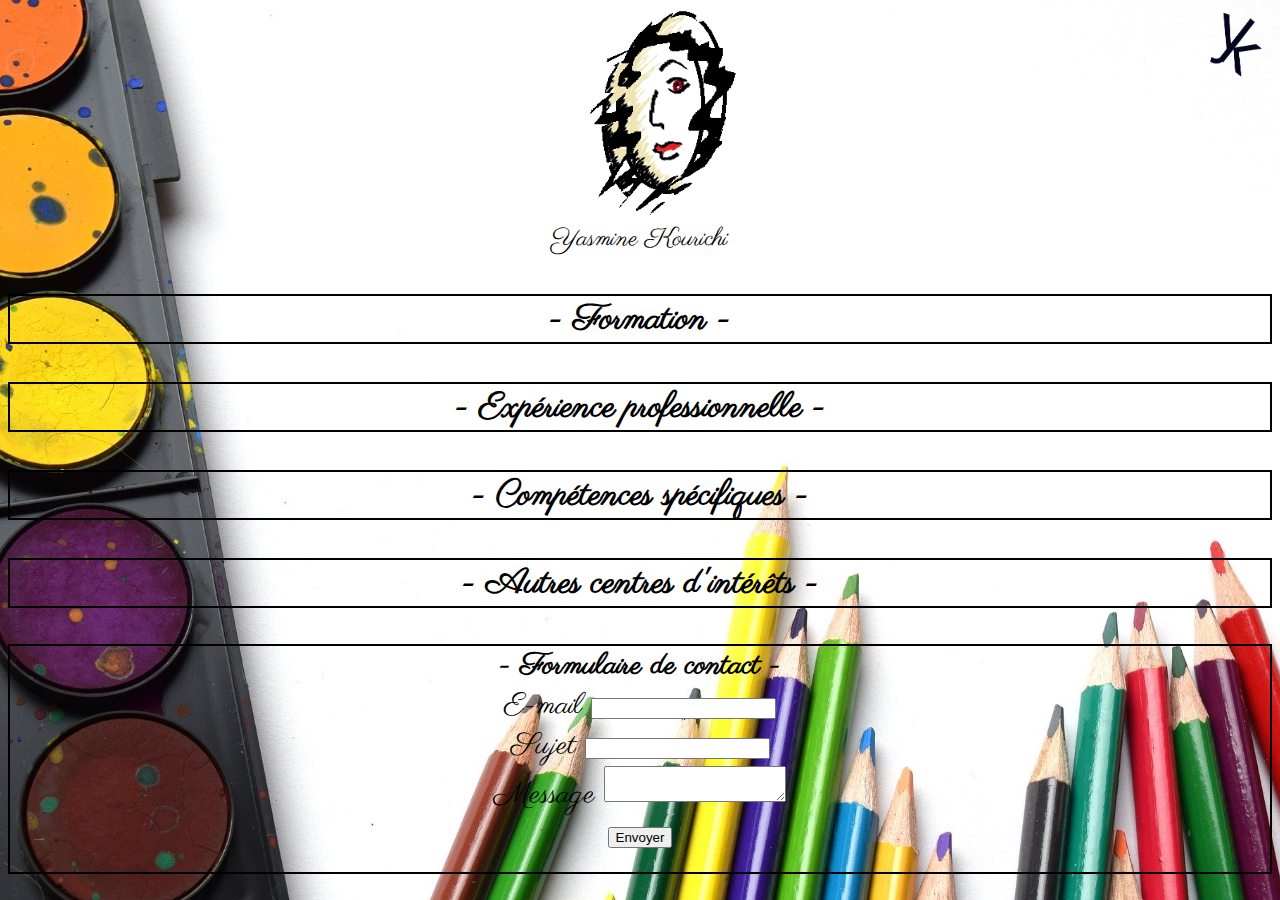
<file: cv_yasmine/index.html>
<!DOCTYPE html>
<html lang="fr">
        <link href="https://fonts.googleapis.com/css?family=Dancing+Script|Parisienne&display=swap" rel="stylesheet"> 

<head>
    <meta charset="UTF-8">
    <title>CV Intéractif</title>
    <style>

@font-face{
    font-family: 'parisienne';
    src: url('Parisienne-Regular.ttf') format('ttf');
    }

       *, ::after, ::before {
            box-sizing: border-box; 
        }
        
        a {
            border: black 2px solid;
            font-family: 'Parisienne', cursive; 
            color: black;
            text-decoration: none;
            font-size: 35px;
            text-align: center; 
            display: block;
            height: 50px; 
            overflow: hidden;
            margin: 3% auto 0 auto;
            transition: all 1s ease;
            border-radius: 0%; 
        }
        
        a:hover {
            height: 300px;
            background-color: white;
            color:#07324d ;
        } 
        img {
            margin-left: 580px;
            width: 150px; 
        }
        body {
            background-image: url(fond2.jpg);
            background-size: cover;
            background-repeat: no-repeat;
            background-attachment: fixed;
            background-position: center;
        }
        .logo {
            position: absolute;
            top: 0.5em;
            right: 1%;
            width: 5%;
        }
        .Nom {
            font-family: 'Parisienne', cursive;
            font-size: 25px;
        }
        p {
            font-family: 'Dancing Script', cursive;
            text-align: left;
            margin: 2% ;
        }
        .formulaire{
            
            text-align: center;
            font-family: 'Parisienne', cursive;
            font-size: 30px;
            height: 230px;
            border: solid 2px;
        }
       
        
    </style>
</head>

<body>

    <img class="logo" src="logo.png" alt="" />

    <img src="profil.png" alt="" />  

</div>

    <center class="Nom">Yasmine Kourichi</center> 
      
    <a href="#">
        <strong>- Formation -</strong>
    <p> Entre 2019 et 2020, j'ai effectué une année en DUT MMI (Métiers du Multimédia et de l’Internet) à l'IUT de l’Université Gustave Eiffel (77), à laquelle j'ai étudié le marketing, l'intégration Web, la communication ou encore la production audiovisuelle. En 2019, j'ai obtenu une licence mention Histoire à l'Université de Paris (75013), après avoir terminé ma deuxième année de prépa (CPGE A/L) en 2018 au Lycée Léon Blum (94).
    </p>
    </a>

    <a href="#">
        <strong>- Expérience professionnelle -</strong>
    <p> Durant 3 ans entre août 2017 et juillet 2019, à chaque été, j'ai travaillé comme agent administratif chez Essilor Internation dans trois services différents, à savoir le service Import/Export, le service Marketing et le service Recherche & Développement. En DUT MMI, à l'occasion du projet tutoré j'ai été cheffe de projet. </p>
    </a>

    <a href="#">
        <strong>- Compétences spécifiques -</strong>
        <p>J'ai de bonnes connaissances en anglais. Je maîtrise les logiciels tels que Word, Power Point, Excel, Adobe XD, Photoshop et Wordpress. J'ai des bases en HTML et en CSS. Enfin, j'ai des compétences en gestion de projet et j'ai des aptitudes à travailler en équipe.</p>
    </a>

    <a href="#">
        <strong>- Autres centres d'intérêts -</strong>
    <p>J'effectue des travaux manuels (rafistoler un objet en mauvais état ou cassé, couture, dessin), j'aime lire des romans policier et des bandes dessinées, je suis une passionnée de cinéma (policier, historique, science-fiction, fantastique, film d’animation) et j'aime découvrir de nouveaux pays comme l'Allemagne, l'Angleterre, l'Italie, l'Espagne, la Grèce ou encore la Turquie.</p>
    </a>
 <br>
 <br>
    <div class="formulaire" >
        
        <form action="formulaire.php" method="POST" >   
        <strong>- Formulaire de contact -</strong>
              
        <div>
            <label for="mail">E-mail</label>
            <input type="email" id="mail" name="user_mail">
        </div>          
        <div>
            <label for="name">Sujet</label>
            <input type="text" id="name" name="user_name">
        </div>      
        <div>    
            <label for="msg">Message</label>
            <textarea id="msg" name="user_message"></textarea>
        </div> 
        <div>            
            <class="center">
            <input type="submit" value="Envoyer">  
        </div>  
       
        </form>
    </div>  
    

</body>

</html>
</file>
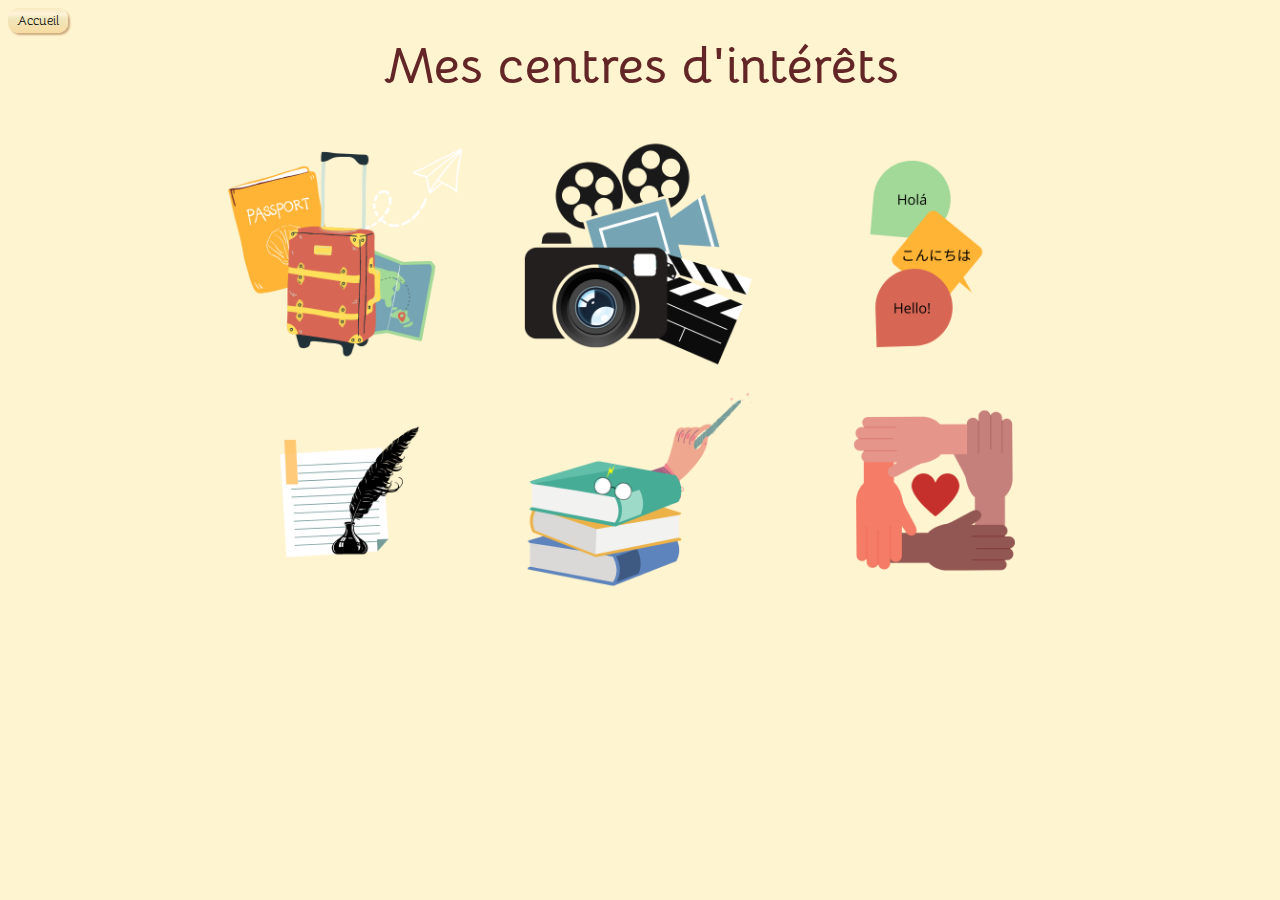
<file: cv_manar/centres.html>
<!DOCTYPE html>
<html lang="fr">

<head>
  <meta charset="UTF-8">
  <meta name="viewport" content="width=device-width, initial-scale=1.0">
  <link href="https://fonts.googleapis.com/css2?family=Bellota&display=swap" rel="stylesheet">
  <title>CV Manar Bassimane</title>
  <style>
    *,
    *::before,
    *::after {
      box-sizing: border-box;
    }

    body {
      background-color: #fff4d0;
      overflow: hidden;
    }

    h1 {
      color: #632525;
      text-align: center;
      font-family: 'Bellota', cursive;
      font-size: 3.2em;
      margin-top: 0;
    }

    img {
      max-width: 27%;
      height: auto; /*éviter déformation de l'image*/
      animation: opacity 2s;
      -moz-webkit-o-animation: opacity 2s;
    }

    div {
      margin: auto;
      max-width: 70%;
      display: flex;
      justify-content: space-around;
      flex-wrap: wrap;
    }


    @keyframes opacity {
      from {
        opacity: 0%;

      }

      to {
        opacity: 100%;
      }
    }

    .button {
      font-family: 'Bellota', cursive;
      border-radius: 10px;
      border: none;
      box-shadow: 2px 2px 2px rgb(206, 172, 127);
      background: linear-gradient(#f8eabd 0%,
          #fff2d9 24%,
          #f0e8bd 41%,
          #f8daa1 100%);
      width: 60px;
      height: 25px;
      cursor:pointer;

      transition: ease, transform 0.2s;
    }

    .button:focus {
      outline: none;
    }

    .button:hover {
      transform: scale(1.1);
      transition: ease, transform 0.2s;
    }
  </style>
</head>

<body>

  <a href="index.html"><input class="button" type="button" value="Accueil"></a>

  <h1>Mes centres d'intérêts</h1>
  <div>
    <img class="vyg" src="img/voyage.png" alt="voyage">
    <img class="ptg" src="img/audiovisuel.png" alt="audiovisuel">
    <img class="lng" src="img/langues.png" alt="langues">
    <img class="ecr" src="img/ecriture.png" alt="écriture">
    <img class="lct" src="img/lecture.png" alt="lecture">
    <img class="bnv" src="img/benevolat.png" alt="bénévolat">

  </div>

</body>

</html>
</file>
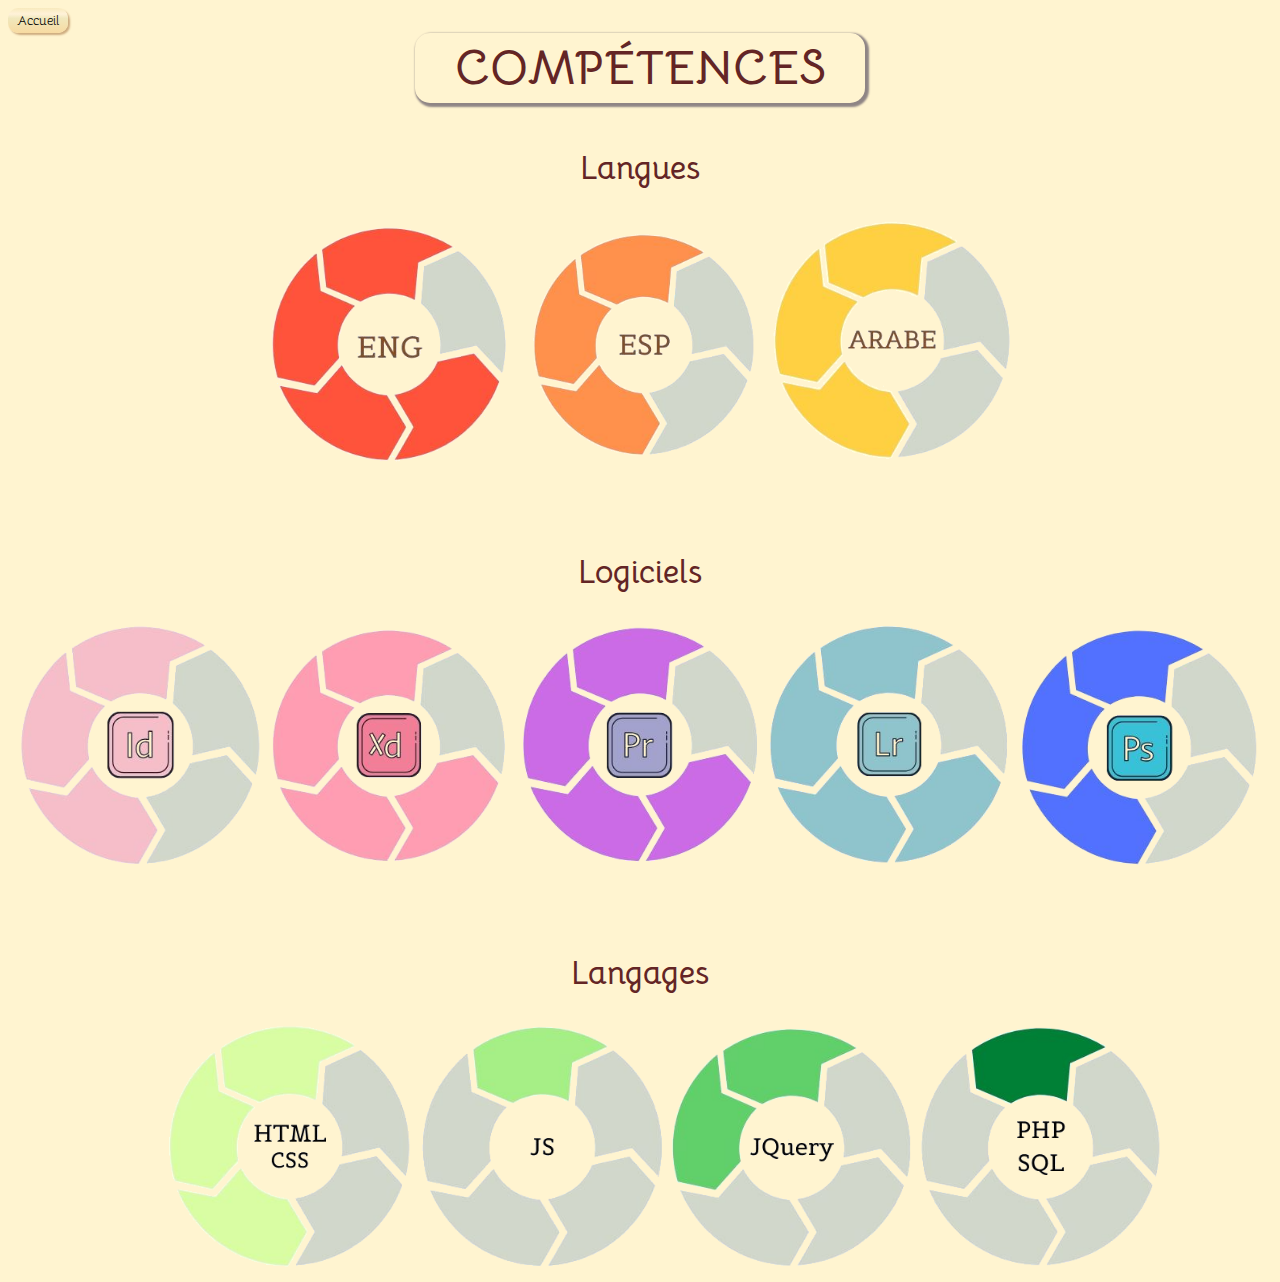
<file: cv_manar/competences.html>
<!DOCTYPE html>
<html lang="fr">

<head>
  <meta charset="UTF-8">
  <meta name="viewport" content="width=device-width, initial-scale=1.0">
  <link href="https://fonts.googleapis.com/css2?family=Bellota&display=swap" rel="stylesheet">
  <title>CV Manar Bassimane</title>
  <style>
    *,
    *::before,
    *::after {
      box-sizing: border-box;
    }

    body {
      background-color: #fff4d0;
      overflow-x: hidden;
    }

/* rendre invisible scrollbar*/

    ::-webkit-scrollbar {
      background-color: transparent;
      width: 0;
    }

    ::-webkit-scrollbar-track {
      background: transparent;
    }

    ::-webkit-scrollbar-thumb {
      background: transparent;
    }

    ::-webkit-scrollbar-thumb:hover {
      background: transparent
    }

    h1 {
      font-family: 'Bellota', cursive;
      color: #632525;
      font-size: 3em;
      text-align: center;
      box-shadow: 2px 2px 2px 2px rgb(143, 133, 133);
      width: 450px;
      margin: auto;
      padding: 5px;
      border-radius: 15px;
    }

    h2 {
      font-family: 'Bellota', cursive;
      color: #632525;

      font-size: 2em;
      text-align: center;

    }

    .main {
      width: 750px;
      margin: auto;
      display: flex;
      justify-content: space-between;
      align-items: center;



    }


    .main2 {
      width: 750px;
      margin: auto;
      display: flex;
      justify-content: space-between;
      align-items: center;
      position: relative;
      left: -250px;

    }

    .main3 {
      width: 750px;
      margin: auto;
      display: flex;
      justify-content: space-between;
      align-items: center;
      position: relative;
      left: -100px;
    }

    .dim {
      width: 250px;
      height: auto;
      animation: rotation 2s;
      -moz-webkit-o-animation: rotate 2s;

    }



    @keyframes rotation {
      from {
        transform: rotate(0);

      }

      to {
        transform: rotate(360deg);
      }
    }

    .dim:hover {
      animation: step-start;
      -moz-webkit-o-animation: step-start 2s;
    }

    .button {
      font-family: 'Bellota', cursive;
      border-radius: 10px;
      border: none;
      box-shadow: 2px 2px 2px rgb(206, 172, 127);
      background: linear-gradient(#f8eabd 0%,
          #fff2d9 24%,
          #f0e8bd 41%,
          #f8daa1 100%);
      width: 60px;
      height: 25px;
      cursor:pointer;
      transition: ease, transform 0.2s;
      
    }

    .button:focus {
      outline: none;
    }

    .button:hover {
      transform: scale(1.1);
      transition: ease, transform 0.2s;
    }
  </style>
</head>

<body>
  <a href="index.html"><input class="button" type="button" value="Accueil"></a>
  <h1>COMP&EacuteTENCES</h1>
  <br>
  <h2>Langues</h2>
  <div id="test" class="main">
    <img class="dim" src="img/eng.png" alt="">
    <img class="dim" src="img/esp.png" alt="">
    <img class="dim" src="img/arb.png" alt="">
  </div>
  <br>
  <br>
  <br>
  <h2>Logiciels</h2>
  <div class="main2">
    <img class="dim" src="img/id.png" alt="">
    <img class="dim" src="img/xd.png" alt="">
    <img class="dim" src="img/pr.png" alt="">
    <img class="dim" src="img/lr.png" alt="">
    <img class="dim" src="img/ph.png" alt="">
  </div>
  <br>
  <br>
  <br>

  <h2>Langages</h2>
  <div class="main3">
    <img class="dim" src="img/html.png" alt="">
    <img class="dim" src="img/js.png" alt="">
    <img class="dim" src="img/jquery.png" alt="">
    <img class="dim" src="img/php.png" alt="">
  </div>

</body>

</html>
</file>
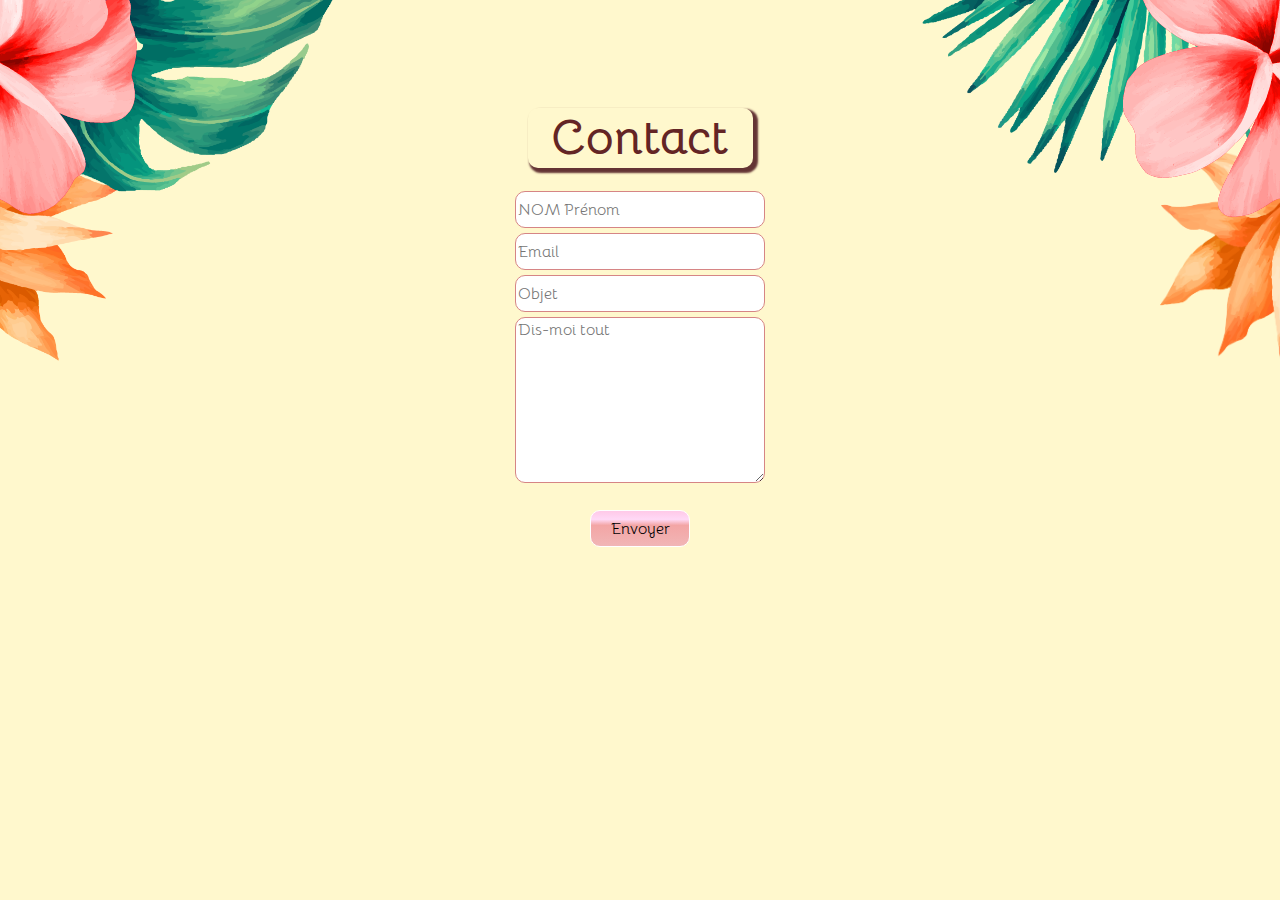
<file: cv_manar/contact.html>
<!DOCTYPE html>
<html lang="fr">

<head>
    <meta charset="UTF-8">
    <meta name="viewport" content="width=device-width, initial-scale=1.0">
    <link href="https://fonts.googleapis.com/css2?family=Bellota&display=swap" rel="stylesheet">
    <title>CV Manar Bassimane</title>
    <style>
        *,
        *::before,
        *::after {
            box-sizing: border-box;
        }

        body {
            background-color: rgb(255, 248, 205);
            overflow: hidden;
            cursor: default;

        }

        h1 {
            font-family: 'Bellota', cursive;
            color: #632525;
            font-size: 3em;
            text-align: center;
            box-shadow: 3px 3px 2px 2px rgb(100, 52, 52);
            width: 225px;
            margin: auto;
            border-radius: 10px;

        }

        input[type=submit] {
            display: block;
            text-decoration: none;
            border: 1px solid rgb(255, 255, 255);
            background: linear-gradient(#ffc9e8 0%,
                    #ffd9f6 24%,
                    #f3a5a5 41%,
                    #f1b6b6 100%);
            width: 100px;

            transition: ease, transform 0.2s;
            margin-left: auto;
            margin-right: auto;
            cursor: pointer;

        }

        input[type=submit]:hover {
            border: none;
            transform: scale(1.1);
            transition: ease, transform 0.2s;
        }

        input,
        textarea {
            font-family: 'Bellota', cursive;
            font-size: 100%;
            margin-top: 2%;
            width: 250px;
            border-radius: 10px;
            border: none;
            border: 1px groove rgb(214, 133, 133);

        }

        input:focus,
        textarea:focus {
            outline: none;
            background-color: rgb(255, 248, 184);
        }

        input {
            height: 37px;
        }


        form {
            width: 250px;
            margin: auto;


        }

        div {
            position: relative;
            top: 100px;
        }

        .fleur4 {
            max-width: 500px;
            height: auto;
            position: absolute;
            right: -140px;
            top: -90px;
            display: block;

        }

        .fleur5 {
            max-width: 325px;
            height: auto;
            position: absolute;
            left: -160px;
            top: -90px;
            display: block;
            z-index: 1;
            ;
        }



        .fleur6 {
            max-width: 225px;
            height: auto;
            position: absolute;
            left: -100px;
            top: 60px;
            display: block;
        }

        .fleur7 {
            max-width: 485px;
            height: auto;
            position: absolute;
            right: -100px;
            top: -300px;
            display: block;
            z-index: -1;
        }


        .fleur8 {
            max-width: 425px;
            height: auto;
            position: absolute;
            left: -80px;
            top: -250px;
            display: block;
        }

        .fleur9 {
            max-width: 300px;
            height: auto;
            position: absolute;
            right: -180px;
            top: 150px;
            display: block;
            z-index: -1;
        }
    </style>
</head>

<body>


    <div>
        <h1>Contact</h1>
        <br>

        <form action="cvinteractif.php" method="post">

            <input type="text" placeholder="NOM Prénom" name="nom" id="name" required>
            <input type="mail" placeholder="Email" name="email" id="email" required>
            <input type="text" placeholder="Objet" name="objet" id="objet">
            <textarea rows="8" cols="30" placeholder="Dis-moi tout" name="commentaire" id="commentaire"
                required></textarea>
            <br>
            <br>
            <input type="submit" value="Envoyer">
        </form>
    </div>

    <img class="fleur5" src="droite/3.png" alt="">
    <img class="fleur4" src="droite/3.png" alt="">
    <img class="fleur6" src="droite/6.png" alt="">
    <img class="fleur7" src="droite/7.png" alt="">
    <img class="fleur8" src="droite/5.png" alt="">
    <img class="fleur9" src="droite/2.png" alt="">

</body>

</html>
</file>
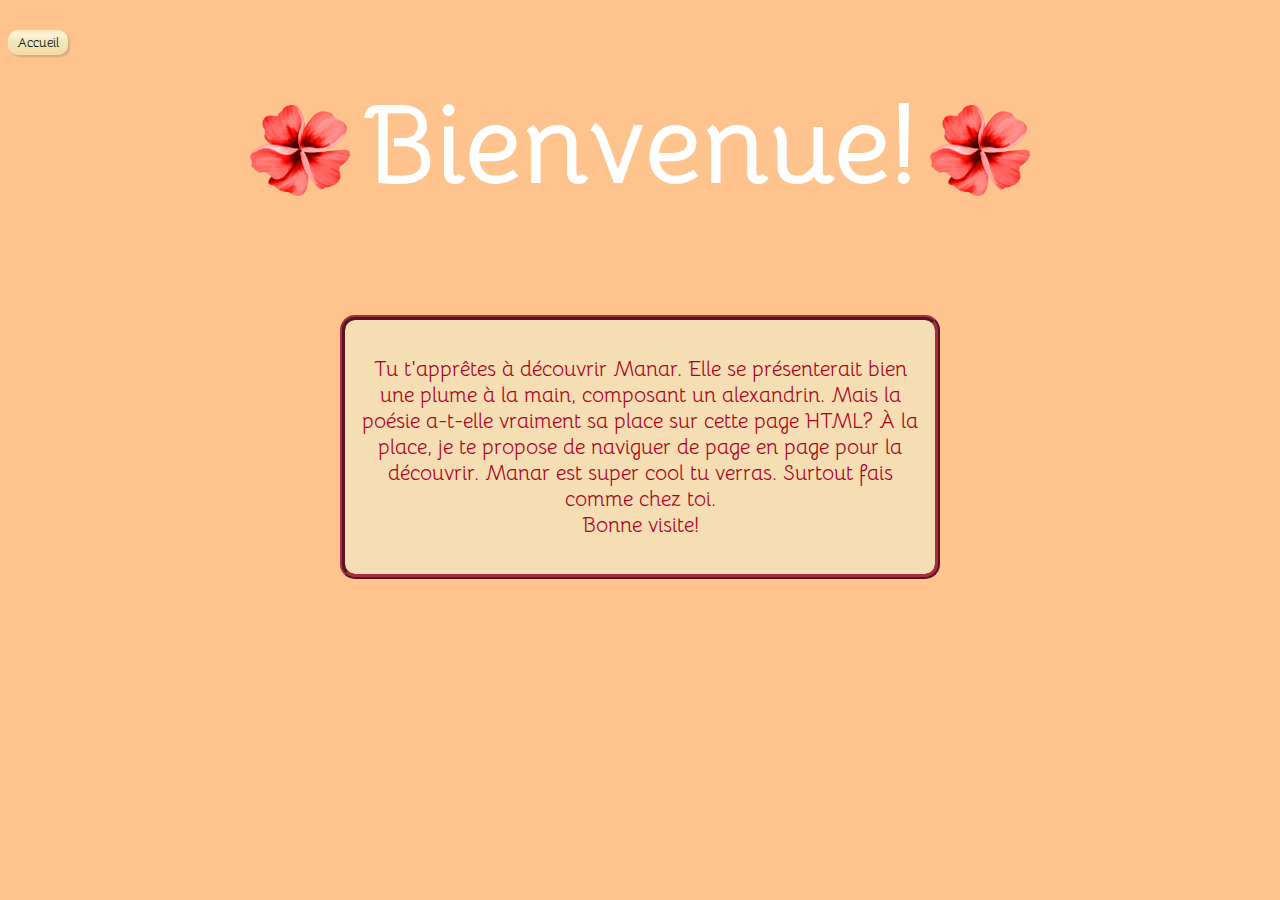
<file: cv_manar/manar.html>
<!DOCTYPE html>
<html lang="fr">

<head>
  <meta charset="UTF-8">
  <meta name="viewport" content="width=device-width, initial-scale=1.0">
  <link href="https://fonts.googleapis.com/css2?family=Bellota&display=swap" rel="stylesheet">
  <title>CV Manar Bassimane</title>
  <style>
    *,
    *::before,
    *::after {
      box-sizing: border-box;
    }

    body {
      background-color: #ffc48d;
      overflow: hidden;

    }

    h1 {
      font-family: 'Bellota', cursive;
      color: white;
      font-size: 7rem;
      text-align: center;


    }

    p {
      font-family: 'Bellota', cursive;
      color: rgb(172, 0, 29);
      font-size: 1.3em;


    }

    .cadre {
      width: 600px;
      border: 5px ridge rgb(170, 44, 65);
      border-radius: 15px;
      padding: 15px;
      margin: auto;
      background-color: wheat;
      text-align: center;
    }

    .fleur4 {
      max-width: 100px;
      height: auto;
      position: absolute;
      left: 250px;
      top: 105px;
    }

    .fleur5 {
      max-width: 100px;
      height: auto;
      position: absolute;
      right: 250px;
      top: 105px;
    }

    .button {
      position: relative;
      top: -260px;
      font-family: 'Bellota', cursive;
      border-radius: 10px;
      border: none;
      box-shadow: 2px 2px 2px rgb(206, 172, 127);
      background: linear-gradient(#f8eabd 0%,
          #fff2d9 24%,
          #f0e8bd 41%,
          #f8daa1 100%);
      width: 60px;
      height: 25px;

      transition: ease, transform 0.2s;
    }

    .button:focus {
      outline: none;
    }

    .button:hover {
      transform: scale(1.1);
      transition: ease, transform 0.2s;
    }
  </style>
</head>

<body>

  <h1>Bienvenue!</h1>
  <img class="fleur4" src="droite/4.png" alt="">
  <img class="fleur5" src="droite/4.png" alt="">
  <a href="index.html"><input class="button" type="button" value="Accueil"></a>
  <div class="cadre">
    <p>
      Tu t'apprêtes à découvrir Manar. Elle se présenterait bien une plume à la main, composant un alexandrin. Mais la poésie a-t-elle vraiment sa place sur cette page HTML? &Agrave la place, je te propose de naviguer de page en page pour la découvrir. Manar est super cool tu verras.
      Surtout fais comme chez toi.<br>
      Bonne visite!<br>

    </p>
  </div>


</body>

</html>
</file>
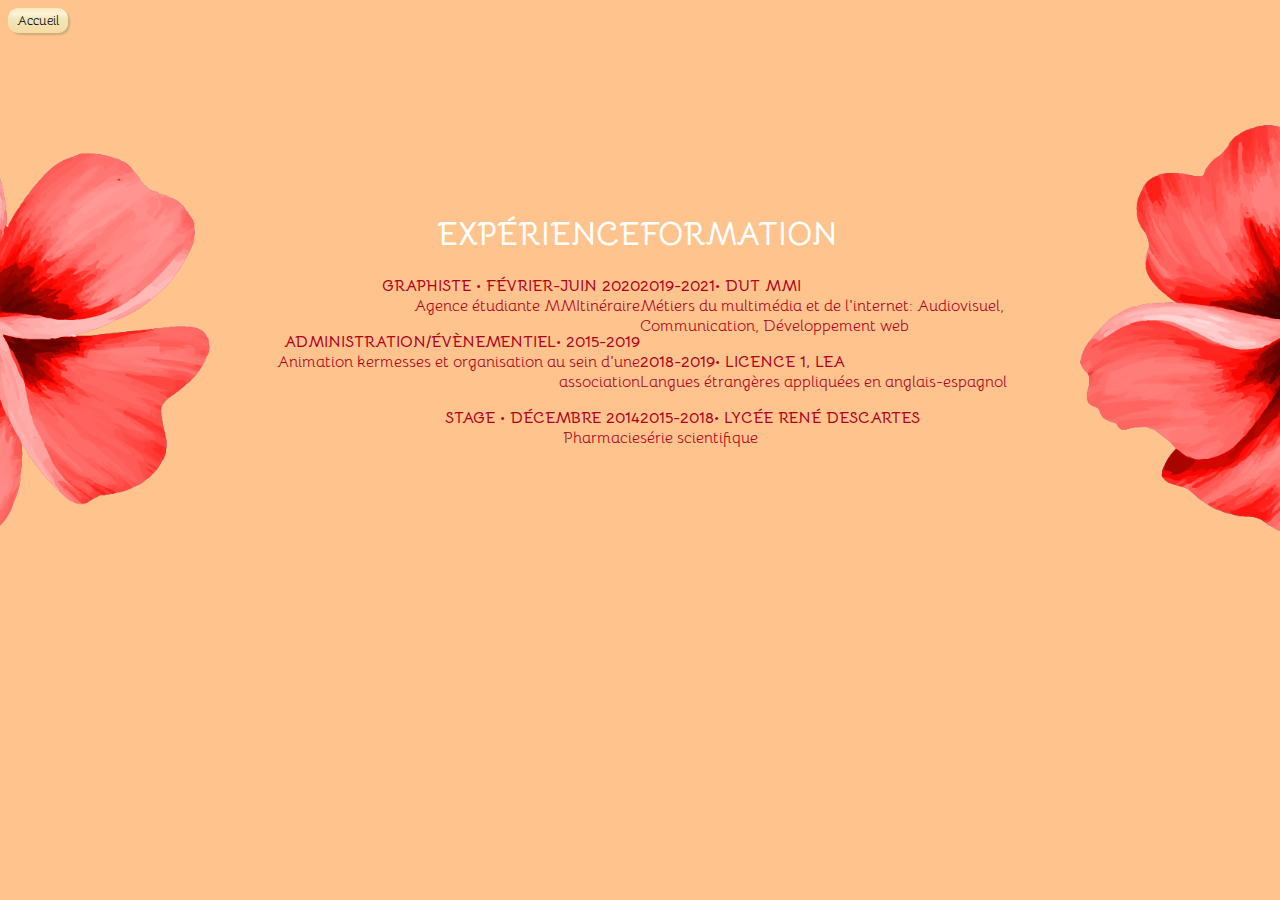
<file: cv_manar/parcours.html>
<!DOCTYPE html>
<html lang="fr">

<head>
  <meta charset="UTF-8">
  <meta name="viewport" content="width=device-width, initial-scale=1.0">
  <link href="https://fonts.googleapis.com/css2?family=Bellota&display=swap" rel="stylesheet">
  <title>CV Manar Bassimane</title>
  <style>
    *,
    *::before,
    *::after {
      box-sizing: border-box;
    }

    body {
      background-color: #ffc48d;
      overflow: hidden;

    }

    h1 {

      font-family: 'Bellota', cursive;
      color: white;
    }

    .exp {

      float: left;
      margin: auto;
      width: 400px;
      margin-top: 160px;
      margin-left: 250px;
      animation: slidein 2s;
      -moz-webkit-o-animation: slidein 2s;
    }

    @keyframes slidein {
      from {
        margin-top: -30%;
      }

      to {
        margin-top: 160px;
      }
    }


    .frm {
      margin: auto;
      width: 400px;
      margin-top: 160px;
      margin-right: 250px;
      animation: slidein1 2s;
      -moz-webkit-o-animation: slidein1 2s;
    }

    @keyframes slidein1 {
      from {
        margin-top: 100%;

      }

      to {
        margin-top: 160px;
      }
    }

    .flex {
      display: flex;
    }


    p {
      font-family: 'Bellota', cursive;
      color: rgb(172, 0, 29);
    }

    .fleur4 {
      max-width: 450px;
      height: auto;
      position: absolute;
      left: -240px;
      top: 125px;
    }

    .fleur5 {
      max-width: 450px;
      height: auto;
      position: absolute;
      right: -250px;
      top: 125px;
    }

    .button {
      font-family: 'Bellota', cursive;
      border-radius: 10px;
      border: none;
      box-shadow: 2px 2px 2px rgb(206, 172, 127);
      background: linear-gradient(#f8eabd 0%,
          #fff2d9 24%,
          #f0e8bd 41%,
          #f8daa1 100%);
      width: 60px;
      height: 25px;
      cursor: pointer;

      transition: ease, transform 0.2s;
    }

    .button:focus {
      outline: none;
    }

    .button:hover {
      transform: scale(1.1);
      transition: ease, transform 0.2s;
    }
  </style>
</head>

<body>
  <a href="index.html"><input class="button" type="button" value="Accueil"></a>
  <div class="flex">
    <div class="exp" align="right">
      <h1>EXP&EacuteRIENCE</h1>

      <p><strong>GRAPHISTE • F&EacuteVRIER-JUIN 2020</strong>
        <br>Agence étudiante MMItinéraire</p>
      <p><strong>ADMINISTRATION/&EacuteV&EgraveNEMENTIEL• 2015-2019</strong>
        <br>Animation kermesses et organisation au sein d'une association</p>
      <p><strong>STAGE • D&EacuteCEMBRE 2014</strong>
        <br>Pharmacie</p>
    </div>

    <div class="frm" align="left">
      <h1>FORMATION</h1>
      <p><strong>2019-2021• DUT MMI</strong><br>
        Métiers du multimédia et de l'internet: Audiovisuel, Communication, Développement web</p>
      <p><strong>2018-2019• LICENCE 1, LEA</strong><br>
        Langues étrangères appliquées en anglais-espagnol</p>
      <p><strong>2015-2018• LYC&EacuteE REN&Eacute DESCARTES</strong><br>
        série scientifique</p>
    </div>
  </div>

  <img class="fleur4" src="droite/4.png" alt="">
  <img class="fleur5" src="droite/4.png" alt="">
</body>

</html>
</file>
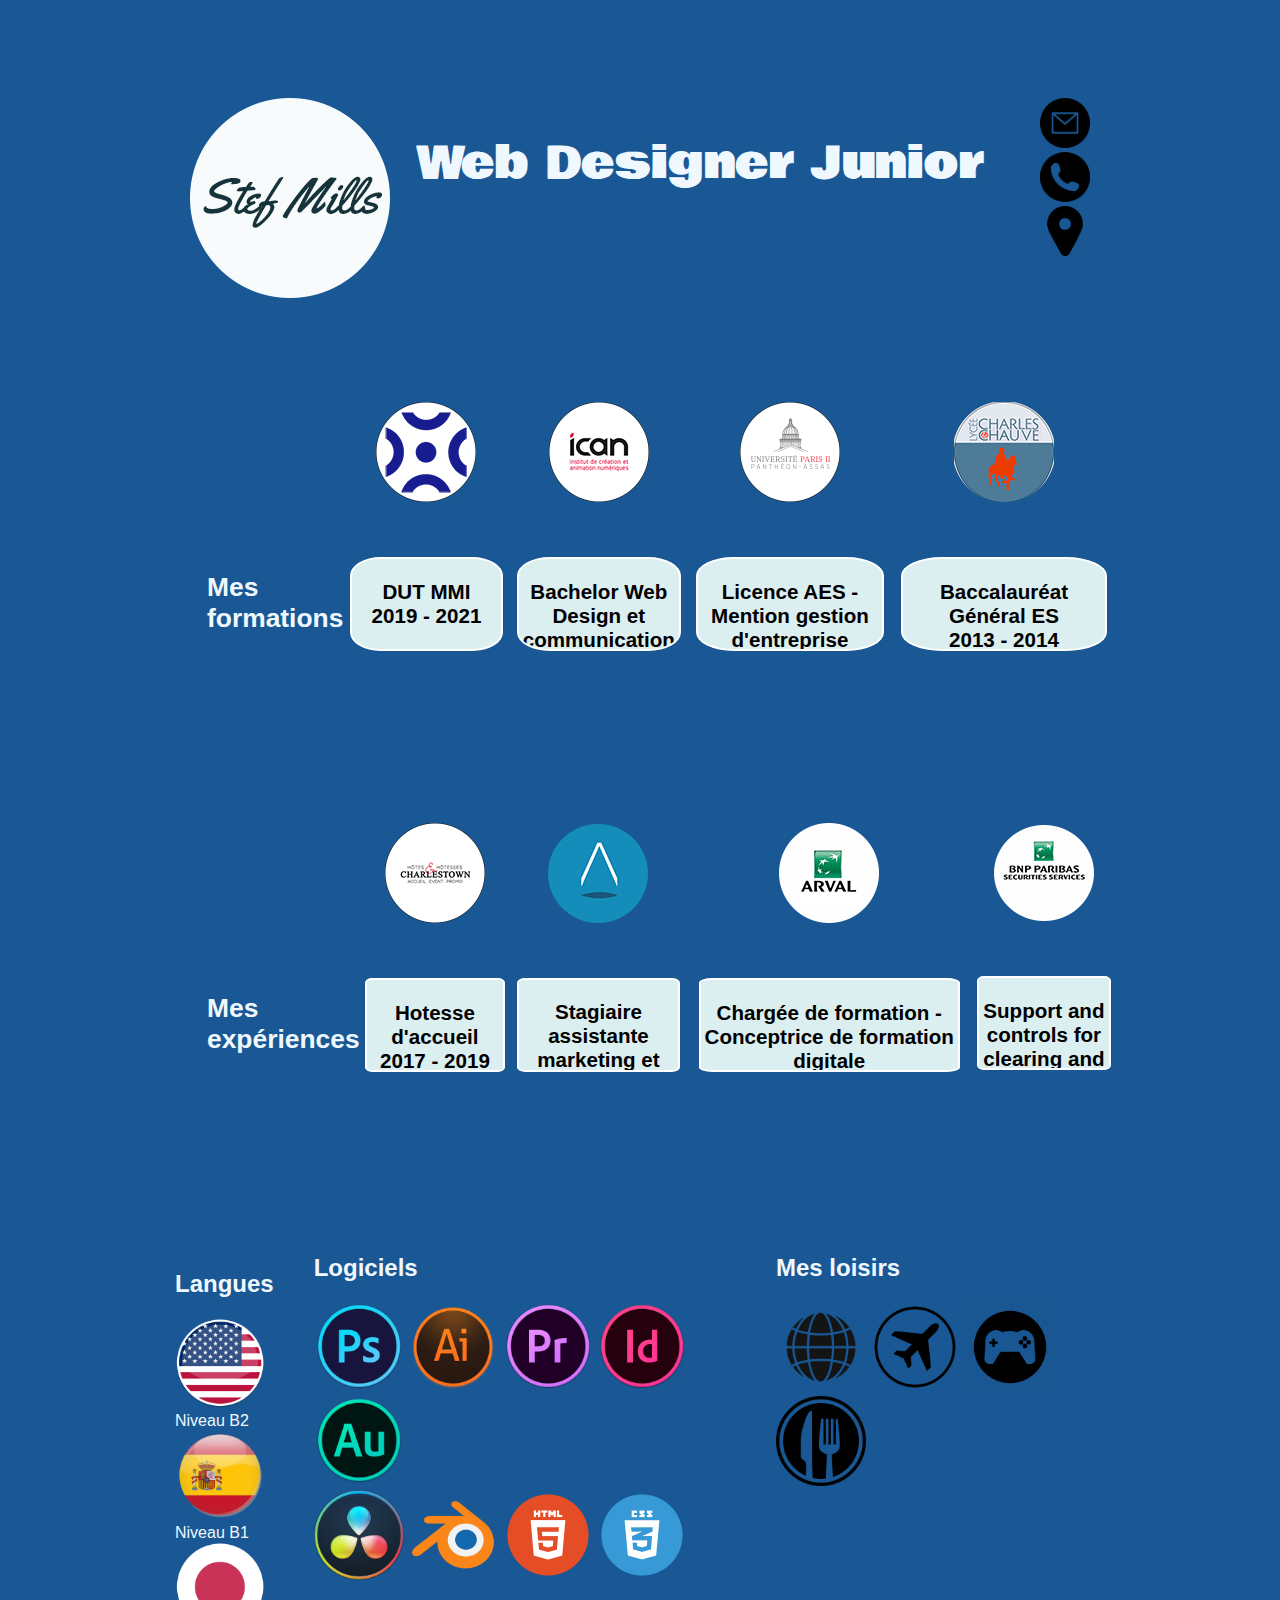
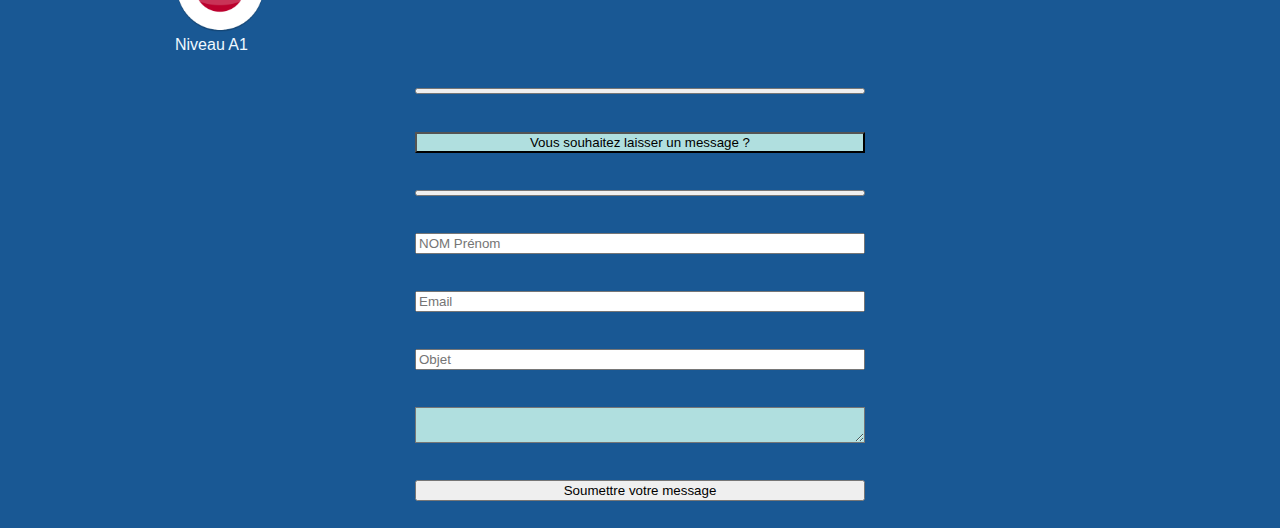
<file: cv_stef/cv-numerique.html>
<!DOCTYPE html>
<html>
  <head>

    <meta name="Description" content="cv formulaire PHP">
    <meta charset="utf-8">
    <link rel="stylesheet" href="cv-numerique.css">

    <link href="https://fonts.googleapis.com/css2?family=Petit+Formal+Script&display=swap" rel="stylesheet">

    <link href="https://fonts.googleapis.com/css2?family=Bowlby+One&display=swap" rel="stylesheet">

    <SCRIPT TYPE="text/javascript"
    SRC="https://ajax.googleapis.com/ajax/libs/jquery/2.1.3/jquery.min.js"></SCRIPT>
    
   
    <script>
          function lancer_english() {
        var audio = document.getElementById('bloc_son');
        audio.volume = 1; // on met le son au maximum
        audio.play(); // on lance le son
    }

    function lancer_espagnol() {
        var audio = document.getElementById('bloc_espagnol');
        audio.volume = 1; // on met le son au maximum
        audio.play(); // on lance le son
    }

    function lancer_japonais() {
        var audio = document.getElementById('bloc_japonais');
        audio.volume = 1; // on met le son au maximum
        audio.play(); // on lance le son
    }

    </script>

    



    <title> CV numérique Mills Stef Web Designer Junior</title>
  </head>
  
  <body>


    <!--
<? php echo "Bienvenue".$GET["nomVisiteur"].".";//attention:faillexxs!!!?>
-->





    
    



<header class="datas">


   <div class="">
    <img src="images/stef.png" alt="Logo de SAYNOVA">
   </div>

   <div>
    <h1>Web Designer Junior</h1>
      
   </div>


<div >
    
</div>






   <div>
    <div class="">
        <div>

            <a href="mailto:stef.mills@outlook.fr"> <img alt="icon email" class="data" src="images/email.png"> </a>


        </div>
        <div>

            <a href="tel:0683523539"> <img alt="icon de telephone" class="data" src="images/phone.png"> </a>
    
        </div>
        <div>
            <a href="https://www.google.fr/maps/place/77340+Pontault-Combault/@48.7885846,2.5823022,13z/data=!3m1!4b1!4m5!3m4!1s0x47e60f12ce39bb93:0xb4cb81d6e145a031!8m2!3d48.801255!4d2.607598">

                <img class="data"src="images/localisation.png" alt="icon de localisation"
                Ville : Pontault-Combault>
            </a>
            
        </div>
    </div>
</div>

</header>



<!-- MES FORMATIONS -->
    <section>

        <div class="logos-formation">
            <h2> Mes formations</h2>
        </div>

        <div class="logos-formation">
           <img src="images/gustave-eiffel.png" alt="Logo de Charlestown Hote et Hotesse">
        


            <a href="#">
                <h3> DUT MMI<br> 2019 - 2021
                </h3>
                <br>
                <br>
                <p>
                    MMI (Métier des Multimédias et de l’Internet) <br>IUT de Marne la Vallé (77)
                </p>
                <ul>
                    <li>Audiovisuel </li>
                    <li>Communication</li>
                    <li>Intégration web</li>
                    <li> Infographie</li>
                    <li>Réseau</li>
                    <li>Programmation</li>
                    <li>Anglais.</li>
                    
                </ul>
            </a>
        </div>



        <div class="logos-formation">
            <img src="images/ican.png" alt="Logo ICAN">

            <a href="#">
                <h3> Bachelor Web Design et communication Graphique
                    <br> 2017 - 2018
                </h3>
                <br>
                <br>
                <p>
                    ICAN (Institu de création et d'animation numérique de Paris (75)
                </p>
                <ul>
                    <li>PAO </li>
                    <li>Intégration web</li>
                    <li>Culture générale</li>
                    <li>Anglais.</li>
                    
                </ul>
            </a>
        </div>



        <div class="logos-formation">
            <img src="images/assas.png" alt="Logo ASSAS Paris">

            <a href="#">
                <h3> Licence AES - Mention gestion d'entreprise
                    <br> 2014 - 2017
                </h3>
                <br>
                <br>
                <p>
                   AES (Administration Economique et Social) ASSAS Paris II de Melun (77)
                </p>
                <ul>
                    <li>Droit</li>
                    <li>comptabilité</li>
                    <li>Mathématique</li>
                    <li>Statistque</li>
                    <li>Economique</li>
                    <li>Anglais.</li>
                    
                </ul>
            </a>
        </div>



        <div class="logos-formation">
            <img src="images/charles-chauve.png" alt="Logo du lycée Charles de Chauve de Roissy-En-Brie">

            <a href="#">
                <h3> Baccalauréat Général ES 
                    <br> 2013 - 2014
                </h3>
                <br>
                <p>
                    ES (Economique et Social) Lycée Charlestown le Chauve de Roissy-En-Brie (77)
                </p>
                <ul>
                    <li>Option art plastique</li>
           
                    <li>Scpésialité: Science Politique</li>
                    <li>Economique</li>
                    <li>Anglais.</li>
                    
                </ul>
            </a>
        </div>
        
        </section>

   

<!-- MES EXPERIENCES-->
    <section>

        <div class="logos-xp">
            <h2>Mes expériences</h2>
        </div>
            

        <div class="logos-xp" class="push-down">
            <img src="images/charlestown.png" alt="Logo de Charlestown Hote et Hotesse">

            <a href="#">
                <h3>Hotesse d'accueil <br> 2017 - 2019
                </h3>
                <br>
                <br>
                <ul>
                    <li>Accueil physique et téléphonique</li>
                    <li>Envoie et reception de courrier</li>
                    <li>Gestion des badges</li>
                    <li>Réservation de voyage et taxi</li>
                    <li>Service buffet</li>
                    <li>Elaboration et passation de commandes</li>
                    
                </ul>

                <p>
                    <em>Ces différents missions ont motivé mon professionnalisme, ma capacité d’adaptation, mes compétences en bureautique, mon ’organisation, mon sens de l'observation et de la relation client.
                    </em>
                
                </p>
            </a>
        </div>



    <div class="logos-xp" class="push-down">
        <img src="images/saynova.png" alt="Logo de SAYNOVA">

        <a href="#">
            <h3>Stagiaire assistante marketing et communication graphique <br> 2017
            </h3>

            <h4> Rueil- Malmaison (92)</h4>
            <br>
            <br>
            <p>
                SAYNOVA Rueil- Malmaison (92)
            </p>
            <ul>
                <li>Veille concurrentielle (benchmark).</li>				
                <li>Désigne et assister au design de l’UX de pages web et d’applications mobile.</li>
                <li>Reproduction de maquettes de pages web.</li>
                <li>Brief des projets menés.</li>
            </ul>

            <p> 
                <em>Ce poste m'apporter de connaissances sur la reflection UI et UX. Approfondire l'usage de Photoshop, connaissance en analyse concurrentiel, Comprendre le fonctionnement du monde de travail dans le milieu du web avec un mise en situation réel. Qui ont confirmé mon choix de réorientation.</em>
            </p>
        </a>
    </div>


    <div class="logos-xp" class="push-down">
        <img src="images/arval.png" alt="Logo de Charlestown Hote et Hotesse">

        <a href="#">
            <h3>Chargée de formation - <br>Conceptrice de formation digitale  <br> En 2016
            </h3>

            <br>
            <br>
            <p>
                Arval Rueil- Malmaison (92)
            </p>
            <ul>
                <li>Réalisations de modules de formation (e learning, présentielle).</li>
                <li>Créations des fiches processus.</li>
                <li>Rédactions de questionnaires d’évaluation.</li>
                <li>Organisation de rendez-vous.</li>
                <li>Gestion des inscriptions aux formations:mise à jour du tableau de formation et de l’intranet.</li>
                <li>Réalisation d’un questionnaire d’évaluation et d’une enquête statistique sur productivité des collaborateurs suite à une formation.</li>
            </ul>

            <p><em>Ce poste m'a permis d'avoir une première connaissance du monde digital dans le monde professionnel, et c’est d’ailleur après avoir occupé ce poste que j’avais pris la décision de me réorienter dans le domaine du digital (surtout du graphisme). Durant mon poste, j’ai gagné en compétence dans bureautique (Powerpoint, word, snagit et excel) et en organisation avec les préparations et les invitation aux réunions de formation ou  encore la préparation du plan de formation.</em>
            </p>
        </a>
    </div>




    
    <div class="logos-xp" class="push-down">
        <img src="images/bnp-security-services.png" alt="Logo de Charlestown Hote et Hotesse">

        <a href="#">
            <h3>Support and controls for clearing and Settlement  <br> En 2014
            </h3>

            <br>
            <br>
            <p>
                Pantin (93)
            </p>
            <ul>
                <li>Traitement d'information financière,</li>
                <li>Réassort de fournitures bureautique,</li>
            </ul>

            <p>
                <em>Ce poste m’a permis, d’avoir une première réel expérience dans le monde du travail et permis d’obtenir des compétences en bureautique et en organisation.
                </em>
            </p>
        </a>
    </div>


</section>






<footer>

<figure>

    <h2>Langues</h2>

    <a class="language" href="#">
    <img class="langues" src="images/english.ico" onclick="lancer_english();" />
</a>
    
    
    <audio controls autoplay audio id="bloc_son" controls="controls" preload="none">
       
        <source src=sons/i-speack-english.mp3> 
        <source src="sons/I">
        <source src="sons/" >
       
        </audio>

    
        <figcaption> Niveau B2</figcaption>


        <a class="language" href="#">
            <img src="images/espagnol.png" onclick="lancer_espagnol();" />
        </a>

            <audio controls autoplay audio id="bloc_espagnol" controls="controls" preload="none">

                <source src="sons/hablo-espanol.mp3">
                <source src="sons/h">
                <source src="sons/h">           
                Votre navigateur ne peur supporter
            </audio>

    <figcaption>Niveau B1</figcaption>

    
    <a class="language" href="#">
    <img src="images/japonais.ico" onclick="lancer_japonais();" />
</a>

    <audio controls autoplay audio id="bloc_japonais" controls="controls" preload="none">
        <source src="sons/Watashi-wa-nihongo-o-hanashimasu.mp3">
        <source src="sons/W">
        <source src="sons/W">
            Your browser does not support the
            <code>audio</code> element.
    </audio>

    <figcaption>Niveau A1</figcaption>

</figure>
        



    <div>    
        <h2>Logiciels</h2>
        <div class="skills">
            <img src="images/photoshop.ico" alt="logo photoshop">
            <img src="images/illustration.ico" alt="logo illustrator">
            <img src="images/premiere.ico" alt="logo premiere pro">
            <img src="images/indesign.ico" alt="logo indesign">
            <img src="images/audition.ico" alt="logo audition">
        </div>
        <div class="skills">
            
            <img src="images/davinci.png" alt="logo davinci">
            <img src="images/blender.png" alt="logo blender">
            <img src="images/html.png" alt="logo html">
            <img src="images/css.png" alt="logo css">
            
        </div>
        <!--<div class="skills">
            <img src="images/jquery.png" alt="logo jquerry">
            <img src="images/mysql.jpg" alt="logo mysql">
            <img src="images/json.png" alt="logo json">
            <img src="images/php.png" alt="logo php">
        </div>
    -->
</div>



<div>
    <h2>Mes loisirs</h2>

    <div class="hobbies">

        <img src="images/glog.png" alt="icon de glob">
        <img src="images/avion.png" alt="logo photoshop">
       
        <img src="images/play.png" alt="logo premiere pro">
        <img src="images/eat.png" alt="logo audition">
    </div>
</div>

	
</div>


</footer>




<!--FORMULAIRE -->

    <form action="cv-numerique.php" method="post" style="position: relative;" class="pregeformulaire">
    <button class="home"></button>
    <button class="titre-formulaire">Vous souhaitez laisser un message ?</button>
    <button class="home"></button>

    <!--Les champs du formulaire-->
    <input type="text" name="nom" id="nom" class="formulairenom" required placeholder="NOM Prénom">

    <input type="email" name="email" id="email" class="formulairenom formulaireobjet" required placeholder="Email">

    <input type="text" name="objet" id="nom" class="formulairenom" required placeholder="Objet">

    <textarea name="commentaire" id="commentaire" cols="50" class="formulairenom formulairecom" required placeholder="Commentaire">
    </textarea>
   
    <!--Le bouton envoyer-->
    <button type="submit" class="envoyer"> Soumettre votre message</button>


    


    </form>

   

<!--

    <div id="MainBanner">
        <video autoplay muted loop>
            <source src="video/network.mp4" type="video/mp4">
        </video>

        
    </div>

-->



    


  </body>

</html>
</file>
<file: cv_stef/cv-numerique.css>
*{
    overflow-x: unset;
}

html {
  
  font-family:Arial, Helvetica, sans-serif;
  color: aliceblue;
}
body {
  background-color: rgb(25, 88, 148);
  font-family:Arial, Helvetica, sans-serif;
  color: aliceblue;
  margin-left: 15vh;
  margin-right: 15vh;
}



h1{
  text-align: center;
  font-family: 'Bowlby One', cursive;
  font-weight: lighter;
  font-size: 5vh;
}

header{
  text-decoration:none;
  /*background-color:rgb(13, 33, 255);*/
  display: flex;
  justify-content: space-between;
  width: 100vh;
  margin: auto;
  padding-top: 10vh;
  padding-bottom: 10vh;

}

header img:hover{
  border-radius: top-right 50px;
  background-position-x: right;
  transform: scale(1.20);
  transition: ease 1.05s;
}

.resume{
  width: 50vh;
}


.data{
  width: 50px;
}





/* LES TIMELINES*/

/*timeline formation*/

section { 
    display: flex;
    justify-content: space-between;
    align-items:center;
    font-size: 0.5em;
    width: 90%;
    margin-left: 8vh;
   /* background-color: red;*/
    /*height: 25vh*/
}

section .logos-formation{ /* les logos des formation (qui sont dans la balise*/
   /*height: 410px; Ne plus réouvir*/
   /*background-color: #fae700;*/
   display: flex;
   flex-direction: column;
   justify-content: space-between;
   align-items: center;  
}


.logos-formation img{
margin-bottom:5vh;
}


.logos-formation a { 
    color:black;
    text-decoration: none;
    font-size: 1em;
    text-align: center;
    overflow: hidden; /*cache le texte au-delà des 50 pixels de haut*/
    border: white 2px solid;
    border-radius: 20%; /* pour arrondir les angles */
    height: 10vh;
    margin-bottom: 18vh;
    background-color: rgb(219, 238, 240);
    width: 90%;
}

.logos-formation a:hover {
    background-color: rgb(171, 228, 230);
    transition: ease 0.5s;
    height: 50vh;
    }




/*timeline expérience*/


section { 
    display: flex;
    justify-content: space-between;
    align-items:center;
    font-size: 1.10em;
    width: 90%;
   /* background-color: red;*/
    /*height: 25vh*/
}

section .logos-xp{ /* les logos des formation (qui sont dans la balise*/
   /*height: 410px; Ne plus réouvir*/
   /*background-color: #fae700;*/
   display: flex;
   flex-direction: column;
   justify-content: space-between;
   align-items: center;  /* Pour ne pas que l'image s'étire */
}


.logos-xp img{
margin-bottom:5vh;
}


.logos-xp a { 
    color:black;
    text-decoration: none;
    font-size: 1em;
    text-align: center;
    overflow: hidden; /*cache le texte au-delà des 50 pixels de haut*/
    border: white 2px solid;
    border-radius: 5%; /* pour arrondir les angles */
    height: 10vh;
    margin-bottom: 18vh;
    background-color: rgb(219, 238, 240);
    width: 90%;
}

.logos-xp a:hover {
    background-color: rgb(171, 228, 230);
    transition: ease 0.5s;
    height: 70vh;
    }



.logos-formation img:hover{
    transition: ease 0.9s;
    transform: scaleZ(1.2);
}


  
  @-webkit-keyframes float {
    0% {
      box-shadow: 0 5px 15px 0px rgba(0, 0, 0, 0.6);
      -webkit-transform: translatey(0px);
              transform: translatey(0px);
    }
    50% {
      box-shadow: 0 25px 15px 0px rgba(0, 0, 0, 0.2);
      -webkit-transform: translatey(-20px);
              transform: translatey(-20px);
    }
    100% {
      box-shadow: 0 5px 15px 0px rgba(0, 0, 0, 0.6);
      -webkit-transform: translatey(0px);
              transform: translatey(0px);
    }
  }
  
  @keyframes float {
    0% {
      box-shadow: 0 5px 15px 0px rgba(0, 0, 0, 0.6);
      -webkit-transform: translatey(0px);
              transform: translatey(0px);
    }
    50% {
      box-shadow: 0 25px 15px 0px rgba(0, 0, 0, 0.2);
      -webkit-transform: translatey(-20px);
              transform: translatey(-20px);
    }
    100% {
      box-shadow: 0 5px 15px 0px rgba(0, 0, 0, 0.6);
      -webkit-transform: translatey(0px);
              transform: translatey(0px);
    }
  }
  .section .logos-formation {
    /*height: 70vh;*/
    /*width: 70%;*/
    display: flex;
    justify-content: space-between;
    align-items: center;
  
   /*background-color: #ffffff;*/
  }
  
  .logos-formation img {
    /*width: 500px;*/
    padding: 10px;
   /* border: 5px white solid;*/
    /*box-shadow: 0 5px 15px 0px rgba(0, 0, 0, 0.6);*/
    animation: float 2s ease-in-out infinite;
    /*width: 100%;*/
  }
  


  .section .logos-xp {
    /*height: 70vh;*/
    /*width: 70%;*/
    display: flex;
    justify-content: space-between;
    align-items: center;
  
   /*background-color: #ffffff;*/
  }
  
  .logos-xp img {
    /*width: 500px;*/
    padding: 10px;
    /*border: 5px white solid;*/
    /*box-shadow: 0 5px 15px 0px rgba(0, 0, 0, 0.6);*/
    animation: float 2s ease-in-out infinite;
    /*width: 100%;*/
  }








  /* "FOOTER */

footer{
  display: flex;
  flex-direction: row;
  justify-content: space-around;
}

footer img{
  width: 10vh;
}


.language :hover{
  
  border-radius: top-right 50px;
  background-position-x: right;
  transform: scale(1.20);
  transition: ease 1.05s;
}


.skills :hover{
  
  border-radius: top-right 50px;
  background-position-x: right;
  transform: scale(1.20);
  transition: ease 1.05s;
}


.hobbies :hover{
  
  border-radius: top-right 50px;
  background-position-x: right;
  transform: scale(1.20);
  transition: ease 1.05s;
}



audio{
  display: none;
}






/* FORMULAIRE*/
form{
  margin-top: 10vh;
}




form{
  display: flex;
  justify-content: space-around;
  flex-direction: column;
  width: 50vh;
  height: 50vh;
  border-radius: 5vh;
  margin:auto
 

}


.titre-formulaire{
  background-color: rgb(176, 223, 223);

}

#commentaire{
  background-color:rgb(176, 223, 223);
}
/*
  video{
      background: url(video/network.mp4) no-repeat;
      top: 0px;
      left: 0px;
      z-index: 0;
  }
*/
</file>
